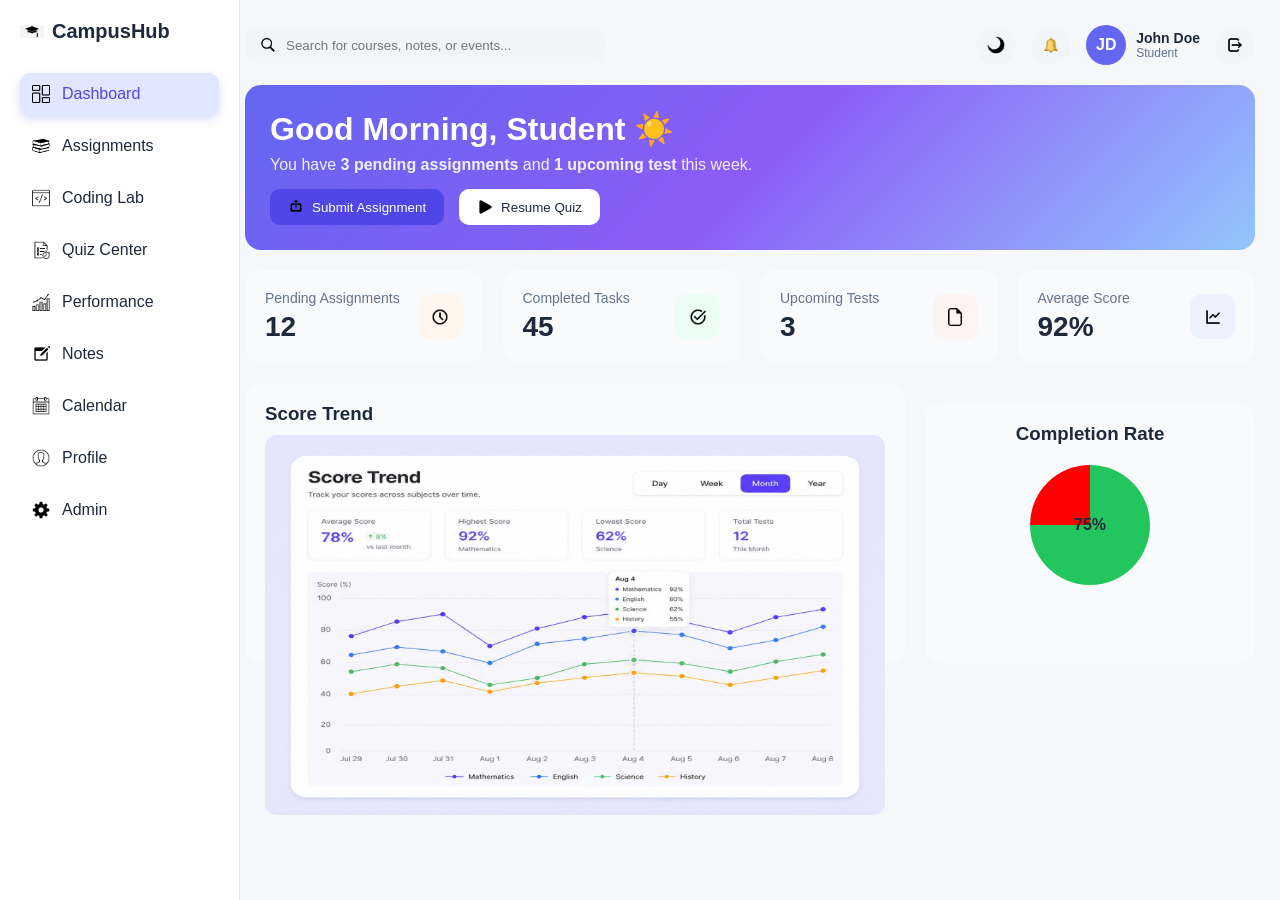
<file: index.html>
<!DOCTYPE html>

<html lang="en">

<head>
    <meta charset="UTF-8">
    <meta name="viewport" content="width=device-width, initial-scale=1.0">
    <title>CampusHub Dashboard</title>
    <link rel="stylesheet" href="style.css">
</head>

<body>


    <!-- Sidebar -->
    <div class="sidebar">

        <div class="logo">
            <img src="icons/logo.png" class="logo-icon">
            <span>CampusHub</span>
        </div>


        <div class="menu">

            <a href="index.html" class="menu-item active">
                <img src="icons/dashboard.png">
                <span>Dashboard</span>
            </a>

            <a href="assignment.html" class="menu-item">
                <img src="icons/book.png">
                <span>Assignments</span>
            </a>

            <a href="coding.html" class="menu-item">
                <img src="icons/code.png">
                <span>Coding Lab</span>
            </a>

            <a href="#" class="menu-item">
                <img src="icons/quiz.png">
                <span>Quiz Center</span>
            </a>

            <a href="#" class="menu-item">
                <img src="icons/chart.png">
                <span>Performance</span>
            </a>

            <a href="#" class="menu-item">
                <img src="icons/notes.png">
                <span>Notes</span>
            </a>

            <a href="#" class="menu-item">
                <img src="icons/calendar.png">
                <span>Calendar</span>
            </a>

            <a href="#" class="menu-item">
                <img src="icons/user.png">
                <span>Profile</span>
            </a>

            <a href="admin.html" class="menu-item">
                <img src="icons/settings.png">
                <span>Admin</span>
            </a>

        </div>

    </div>

    <!-- Main -->
    <div class="main">

        <!-- Navbar -->
        <div class="navbar">

            <div class="search">
                <img src="icons/search.png">
                <input type="text" placeholder="Search for courses, notes, or events...">
            </div>

            <div class="nav-right">

                <div class="icon-btn">
                    <img src="icons/moon.png">
                </div>

                <div class="icon-btn">
                    <img src="icons/bell.png">
                </div>

                <div class="profile">
                    <div class="avatar">JD</div>
                    <div>
                        <h4>John Doe</h4>
                        <p>Student</p>
                    </div>
                </div>

                <div class="icon-btn">
                    <img src="icons/logout.png">
                </div>

            </div>

        </div>

        <!-- Content -->
        <div class="content">

            <!-- Welcome -->
            <div class="welcome">
                <h1>Good Morning, Student</h1>
                <p>You have <b>3 pending assignments</b> and <b>1 upcoming test</b> this week.</p>

                <div class="welcome-buttons">

                    <button type="button" class="primary" onclick="location.href='assignment.html'">
                        <img src="icons/upload.png">
                        Submit Assignment
                    </button>

                    <button type="button" class="secondary">
                        <img src="icons/play.png">
                        Resume Quiz
                    </button>

                </div>
            </div>

            <!-- Cards -->
            <div class="cards">

                <div class="card">
                    <div>
                        <p>Pending Assignments</p>
                        <h2>12</h2>
                    </div>
                    <div class="icon orange">
                        <img src="icons/time.png">
                    </div>
                </div>

                <div class="card">
                    <div>
                        <p>Completed Tasks</p>
                        <h2>45</h2>
                    </div>
                    <div class="icon green">
                        <img src="icons/check.png">
                    </div>
                </div>

                <div class="card">
                    <div>
                        <p>Upcoming Tests</p>
                        <h2>3</h2>
                    </div>
                    <div class="icon red">
                        <img src="icons/file.png">
                    </div>
                </div>

                <div class="card">
                    <div>
                        <p>Average Score</p>
                        <h2>92%</h2>
                    </div>
                    <div class="icon purple">
                        <img src="icons/graph.png">
                    </div>
                </div>

            </div>

            <div class="bottom-section">

                <!-- Score Trend -->
                <div class="chart-container">
                    <h3>Score Trend</h3>
                    <img src="icons/score-trend.png" class="chart-img">
                </div>

                <!-- Completion Rate -->
                <div class="completion-card">
                    <h3>Completion Rate</h3>
                    <div class="circle">
                        <span id="percent">75%</span>
                    </div>
                </div>

            </div>


        </div>

        <script src="script.js"></script>


</body>

</html>
</file>
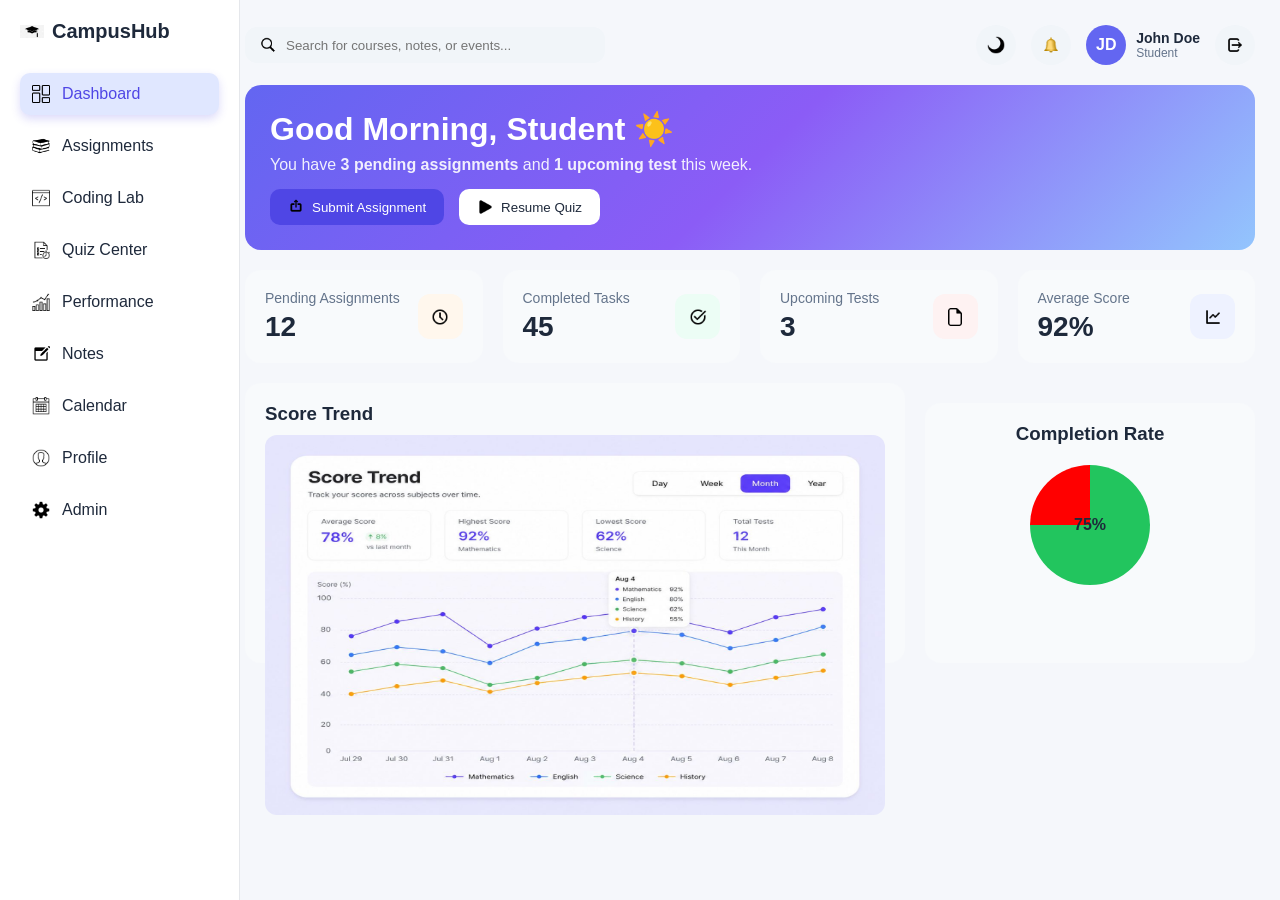
<file: INDEX.HTML>
<!DOCTYPE html>

<html lang="en">

<head>
    <meta charset="UTF-8">
    <meta name="viewport" content="width=device-width, initial-scale=1.0">
    <title>CampusHub Dashboard</title>
    <link rel="stylesheet" href="style.css">
</head>

<body>


    <!-- Sidebar -->
    <div class="sidebar">

        <div class="logo">
            <img src="icons/logo.png" class="logo-icon">
            <span>CampusHub</span>
        </div>


        <div class="menu">

            <a href="index.html" class="menu-item active">
                <img src="icons/dashboard.png">
                <span>Dashboard</span>
            </a>

            <a href="assignment.html" class="menu-item">
                <img src="icons/book.png">
                <span>Assignments</span>
            </a>

            <a href="coding.html" class="menu-item">
                <img src="icons/code.png">
                <span>Coding Lab</span>
            </a>

            <a href="#" class="menu-item">
                <img src="icons/quiz.png">
                <span>Quiz Center</span>
            </a>

            <a href="#" class="menu-item">
                <img src="icons/chart.png">
                <span>Performance</span>
            </a>

            <a href="#" class="menu-item">
                <img src="icons/notes.png">
                <span>Notes</span>
            </a>

            <a href="#" class="menu-item">
                <img src="icons/calendar.png">
                <span>Calendar</span>
            </a>

            <a href="#" class="menu-item">
                <img src="icons/user.png">
                <span>Profile</span>
            </a>

            <a href="admin.html" class="menu-item">
                <img src="icons/settings.png">
                <span>Admin</span>
            </a>

        </div>

    </div>

    <!-- Main -->
    <div class="main">

        <!-- Navbar -->
        <div class="navbar">

            <div class="search">
                <img src="icons/search.png">
                <input type="text" placeholder="Search for courses, notes, or events...">
            </div>

            <div class="nav-right">

                <div class="icon-btn">
                    <img src="icons/moon.png">
                </div>

                <div class="icon-btn">
                    <img src="icons/bell.png">
                </div>

                <div class="profile">
                    <div class="avatar">JD</div>
                    <div>
                        <h4>John Doe</h4>
                        <p>Student</p>
                    </div>
                </div>

                <div class="icon-btn">
                    <img src="icons/logout.png">
                </div>

            </div>

        </div>

        <!-- Content -->
        <div class="content">

            <!-- Welcome -->
            <div class="welcome">
                <h1>Good Morning, Student</h1>
                <p>You have <b>3 pending assignments</b> and <b>1 upcoming test</b> this week.</p>

                <div class="welcome-buttons">

                    <!-- ✅ FIXED BUTTON -->
                    <button type="button" class="primary" onclick="location.href='assignment.html'">
                        <img src="icons/upload.png">
                        Submit Assignment
                    </button>

                    <button type="button" class="secondary">
                        <img src="icons/play.png">
                        Resume Quiz
                    </button>

                </div>
            </div>

            <!-- Cards -->
            <div class="cards">

                <div class="card">
                    <div>
                        <p>Pending Assignments</p>
                        <h2>12</h2>
                    </div>
                    <div class="icon orange">
                        <img src="icons/time.png">
                    </div>
                </div>

                <div class="card">
                    <div>
                        <p>Completed Tasks</p>
                        <h2>45</h2>
                    </div>
                    <div class="icon green">
                        <img src="icons/check.png">
                    </div>
                </div>

                <div class="card">
                    <div>
                        <p>Upcoming Tests</p>
                        <h2>3</h2>
                    </div>
                    <div class="icon red">
                        <img src="icons/file.png">
                    </div>
                </div>

                <div class="card">
                    <div>
                        <p>Average Score</p>
                        <h2>92%</h2>
                    </div>
                    <div class="icon purple">
                        <img src="icons/graph.png">
                    </div>
                </div>

            </div>

            <div class="bottom-section">

                <!-- Score Trend -->
                <div class="chart-container">
                    <h3>Score Trend</h3>
                    <img src="icons/score-trend.png" class="chart-img">
                </div>

                <!-- Completion Rate -->
                <div class="completion-card">
                    <h3>Completion Rate</h3>
                    <div class="circle">
                        <span id="percent">75%</span>
                    </div>
                </div>

            </div>


        </div>

        <script src="script.js"></script>


</body>

</html>
</file>
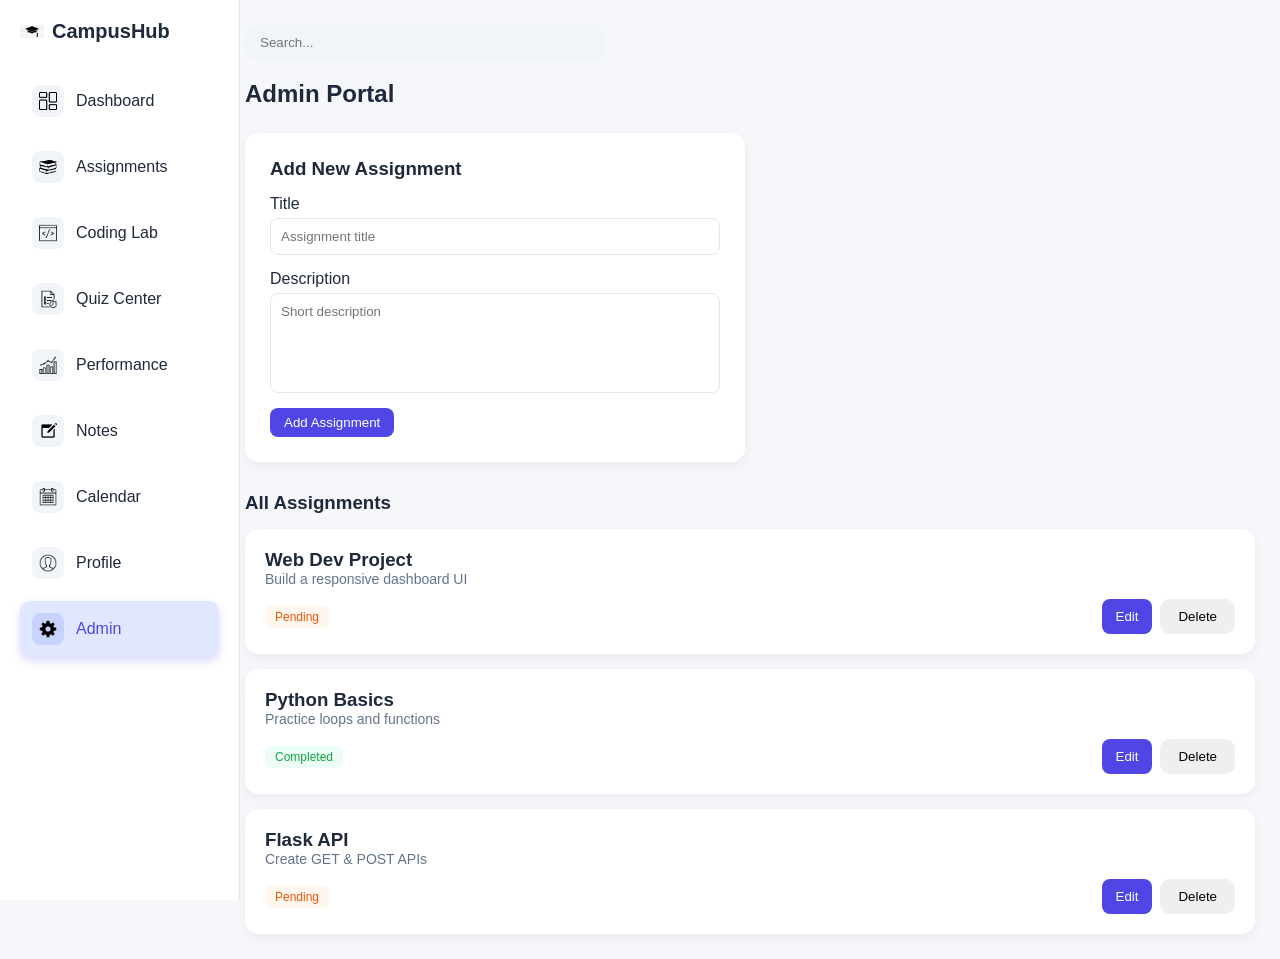
<file: admin.html>
<!DOCTYPE html>
<html lang="en">

<head>
    <meta charset="UTF-8">
    <meta name="viewport" content="width=device-width, initial-scale=1.0">
    <title>Admin Portal</title>
    <link rel="stylesheet" href="style.css">
</head>

<body>

    <!-- Sidebar -->
    <div class="sidebar">
        <div class="logo">
            <img src="icons/logo.png" class="logo-icon" alt="CampusHub logo">
            <span>CampusHub</span>
        </div>
        <div class="menu">
            <a href="index.html" class="menu-item">
                <div class="icon-box"><img src="icons/dashboard.png" alt="Dashboard"></div>
                <span>Dashboard</span>
            </a>
            <a href="assignment.html" class="menu-item">
                <div class="icon-box"><img src="icons/book.png" alt="Assignments"></div>
                <span>Assignments</span>
            </a>
            <a href="coding.html" class="menu-item">
                <div class="icon-box"><img src="icons/code.png" alt="Coding Lab"></div>
                <span>Coding Lab</span>
            </a>
            <a href="#" class="menu-item">
                <div class="icon-box"><img src="icons/quiz.png" alt="Quiz Center"></div>
                <span>Quiz Center</span>
            </a>
            <a href="#" class="menu-item">
                <div class="icon-box"><img src="icons/chart.png" alt="Performance"></div>
                <span>Performance</span>
            </a>
            <a href="#" class="menu-item">
                <div class="icon-box"><img src="icons/notes.png" alt="Notes"></div>
                <span>Notes</span>
            </a>
            <a href="#" class="menu-item">
                <div class="icon-box"><img src="icons/calendar.png" alt="Calendar"></div>
                <span>Calendar</span>
            </a>
            <a href="#" class="menu-item">
                <div class="icon-box"><img src="icons/user.png" alt="Profile"></div>
                <span>Profile</span>
            </a>
            <a href="admin.html" class="menu-item active">
                <div class="icon-box"><img src="icons/settings.png" alt="Admin"></div>
                <span>Admin</span>
            </a>
        </div>
    </div>

    <!-- Main -->
    <div class="main">

        <div class="navbar">
            <div class="search">
                <input type="text" placeholder="Search...">
            </div>
        </div>

        <div class="content">
            <h2 class="page-title">Admin Portal</h2>

            <!-- Add Assignment Form -->
            <div class="form-card" style="margin-bottom: 30px;">
                <h3 style="margin-bottom: 15px;">Add New Assignment</h3>

                <div class="form-group">
                    <label>Title</label>
                    <input type="text" id="newTitle" placeholder="Assignment title">
                </div>

                <div class="form-group">
                    <label>Description</label>
                    <textarea id="newDesc" placeholder="Short description"></textarea>
                </div>

                <button type="button" class="btn-primary" onclick="addAssignment()">Add Assignment</button>
            </div>

            <!-- Assignment List -->
            <h3 style="margin-bottom: 15px;">All Assignments</h3>

            <div id="assignmentList" style="display:flex; flex-direction:column; gap:15px;">

                <div class="assignment-card" id="card-0">
                    <h3>Web Dev Project</h3>
                    <p>Build a responsive dashboard UI</p>
                    <div class="assignment-footer">
                        <span class="status pending">Pending</span>
                        <div style="display:flex; gap:8px;">
                            <button type="button" class="btn-primary" onclick="editAssignment(0)">Edit</button>
                            <button type="button" class="btn-delete" onclick="deleteAssignment(0)">Delete</button>
                        </div>
                    </div>
                </div>

                <div class="assignment-card" id="card-1">
                    <h3>Python Basics</h3>
                    <p>Practice loops and functions</p>
                    <div class="assignment-footer">
                        <span class="status completed">Completed</span>
                        <div style="display:flex; gap:8px;">
                            <button type="button" class="btn-primary" onclick="editAssignment(1)">Edit</button>
                            <button type="button" class="btn-delete" onclick="deleteAssignment(1)">Delete</button>
                        </div>
                    </div>
                </div>

                <div class="assignment-card" id="card-2">
                    <h3>Flask API</h3>
                    <p>Create GET &amp; POST APIs</p>
                    <div class="assignment-footer">
                        <span class="status pending">Pending</span>
                        <div style="display:flex; gap:8px;">
                            <button type="button" class="btn-primary" onclick="editAssignment(2)">Edit</button>
                            <button type="button" class="btn-delete" onclick="deleteAssignment(2)">Delete</button>
                        </div>
                    </div>
                </div>

            </div>
        </div>
    </div>

    <script>
        async function addAssignment() {

            const title = document.getElementById("newTitle").value;
            const description = document.getElementById("newDesc").value;

            if (!title || !description) {
                alert("Please fill all fields");
                return;
            }

            try {

                const response = await fetch("http://127.0.0.1:5001/assignments", {
                    method: "POST",
                    headers: {
                        "Content-Type": "application/json"
                    },
                    body: JSON.stringify({
                        title: title,
                        description: description
                    })
                });

                const data = await response.json();

                console.log(data);

                alert("Assignment Added Successfully!");

                // clear form
                document.getElementById("newTitle").value = "";
                document.getElementById("newDesc").value = "";

            } catch (error) {

                console.log(error);
                alert("Error adding assignment");

            }
        }
    </script>
</body>

</html>
</file>
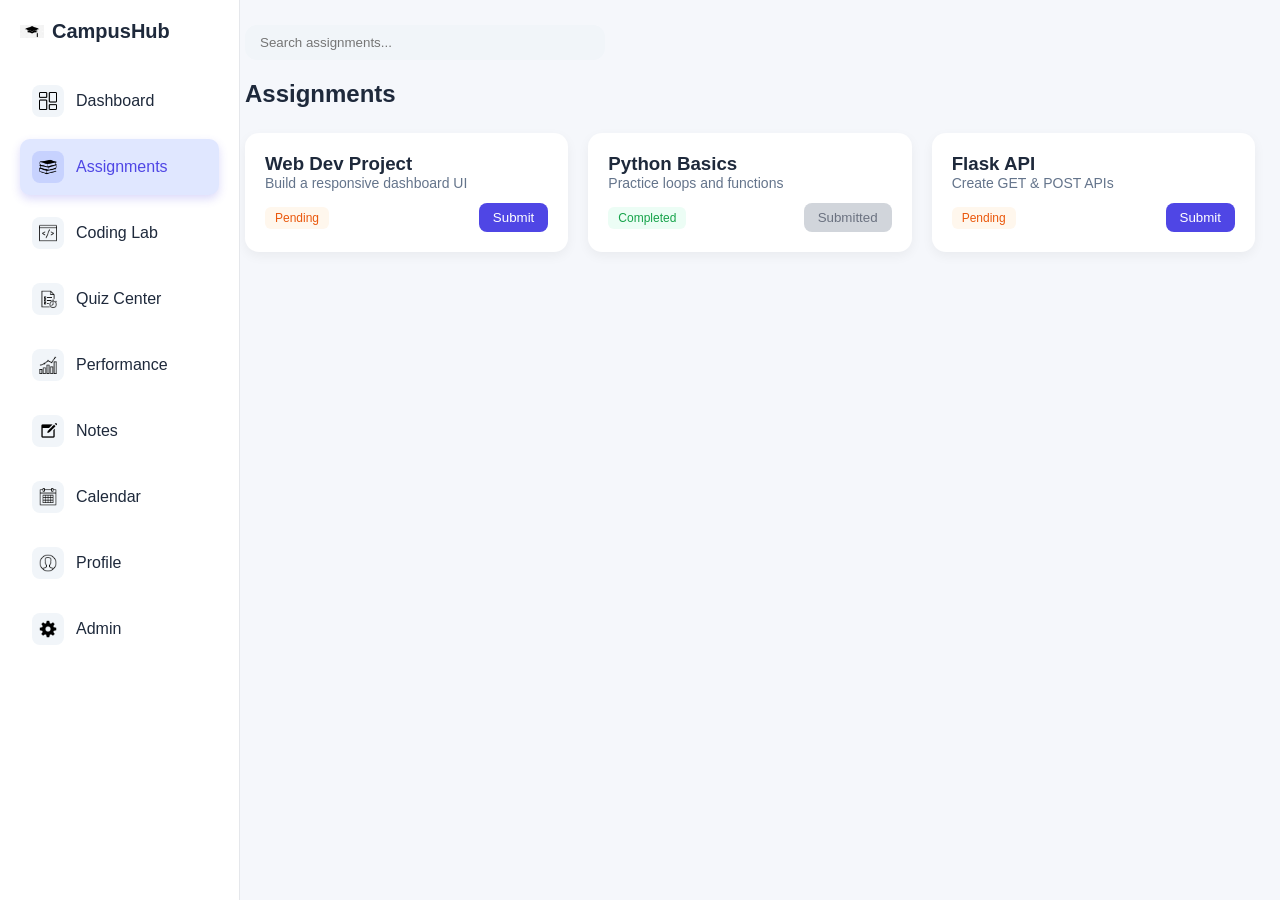
<file: assignment.html>
<!DOCTYPE html>

<html lang="en">

<head>
    <meta charset="UTF-8">
    <meta name="viewport" content="width=device-width, initial-scale=1.0">
    <title>Assignments</title>
    <link rel="stylesheet" href="style.css">
</head>

<body>

    <!-- Sidebar -->
    <div class="sidebar">

        <div class="logo">
            <img src="icons/logo.png" class="logo-icon" alt="CampusHub logo">
            <span>CampusHub</span>
        </div>

        <div class="menu">

            <a href="index.html" class="menu-item">
                <div class="icon-box">
                    <img src="icons/dashboard.png" alt="Dashboard">
                </div>
                <span>Dashboard</span>
            </a>

            <a href="assignment.html" class="menu-item active">
                <div class="icon-box">
                    <img src="icons/book.png" alt="Assignments">
                </div>
                <span>Assignments</span>
            </a>

            <a href="coding.html" class="menu-item">
                <div class="icon-box">
                    <img src="icons/code.png" alt="Coding Lab">
                </div>
                <span>Coding Lab</span>
            </a>

            <a href="#" class="menu-item">
                <div class="icon-box">
                    <img src="icons/quiz.png" alt="Quiz Center">
                </div>
                <span>Quiz Center</span>
            </a>

            <a href="#" class="menu-item">
                <div class="icon-box">
                    <img src="icons/chart.png" alt="Performance">
                </div>
                <span>Performance</span>
            </a>

            <a href="#" class="menu-item">
                <div class="icon-box">
                    <img src="icons/notes.png" alt="Notes">
                </div>
                <span>Notes</span>
            </a>

            <a href="#" class="menu-item">
                <div class="icon-box">
                    <img src="icons/calendar.png" alt="Calendar">
                </div>
                <span>Calendar</span>
            </a>

            <a href="#" class="menu-item">
                <div class="icon-box">
                    <img src="icons/user.png" alt="Profile">
                </div>
                <span>Profile</span>
            </a>

            <a href="#" class="menu-item">
                <div class="icon-box">
                    <img src="icons/settings.png" alt="Admin">
                </div>
                <span>Admin</span>
            </a>

        </div>

    </div>

    <!-- Main -->
    <div class="main">

        <!-- Navbar -->
        <div class="navbar">
            <div class="search">
                <input type="text" placeholder="Search assignments...">
            </div>
        </div>

        <!-- Content -->
        <div class="content">

            <h2 class="page-title">Assignments</h2>

            <div class="assignment-grid" id="assignmentGrid">

                <!-- Assignment 1 -->
                <div class="assignment-card">
                    <h3>Web Dev Project</h3>
                    <p>Build a responsive dashboard UI</p>

                    <div class="assignment-footer">
                        <span class="status pending">Pending</span>
                        <button type="button" class="btn-primary" onclick="location.href='submit.html'">
                            Submit
                        </button>
                    </div>
                </div>

                <!-- Assignment 2 -->
                <div class="assignment-card">
                    <h3>Python Basics</h3>
                    <p>Practice loops and functions</p>

                    <div class="assignment-footer">
                        <span class="status completed">Completed</span>
                        <button type="button" class="btn-disabled" disabled>
                            Submitted
                        </button>
                    </div>
                </div>

                <!-- Assignment 3 -->
                <div class="assignment-card">
                    <h3>Flask API</h3>
                    <p>Create GET &amp; POST APIs</p>

                    <div class="assignment-footer">
                        <span class="status pending">Pending</span>
                        <button type="button" class="btn-primary" onclick="location.href='submit.html'">
                            Submit
                        </button>
                    </div>
                </div>

            </div>

        </div>

    </div>
    <script>

var grid = document.getElementById("assignmentGrid");

fetch("http://127.0.0.1:5001/assignments")
.then(function(res) {
    return res.json();
})
.then(function(data) {

    var arr = data.assignments;

    for (var i = 0; i < arr.length; i++) {

        var card = document.createElement("div");
        card.className = "assignment-card";

        var status = "Pending";
        var button = "<button class='btn-primary'>Submit</button>";

        if (arr[i].file_url) {
            status = "Completed";
            button = "<button class='btn-disabled' disabled>Submitted</button>";
        }

        card.innerHTML =
            "<h3>" + arr[i].title + "</h3>" +
            "<p>" + arr[i].description + "</p>" +
            "<div class='assignment-footer'>" +
            "<span class='status'>" + status + "</span>" +
            button +
            "</div>";

        grid.appendChild(card);
    }

});

</script>


</body>

</html>
</file>
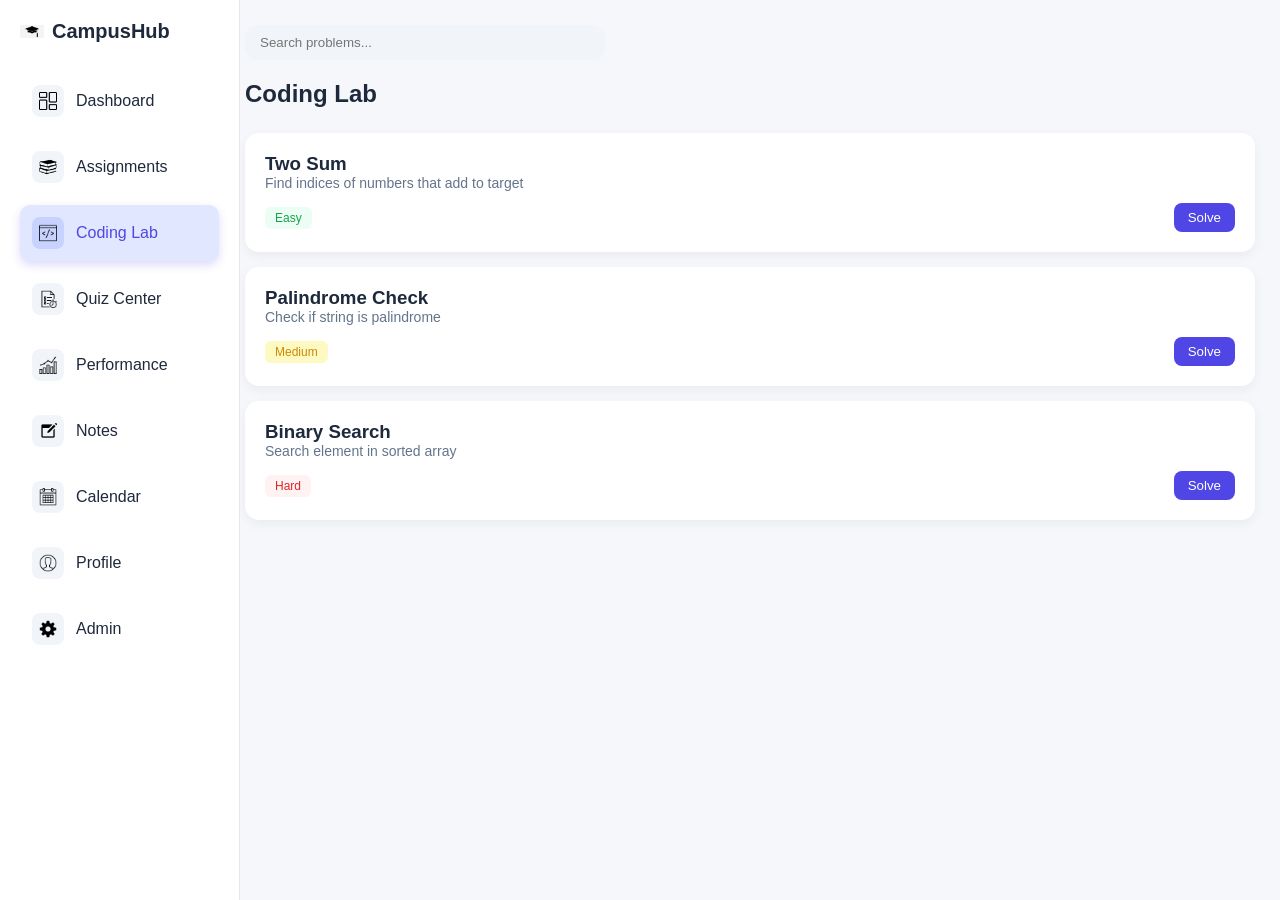
<file: coding.html>
<!DOCTYPE html>

<html lang="en">

<head>
    <meta charset="UTF-8">
    <meta name="viewport" content="width=device-width, initial-scale=1.0">
    <title>Coding Lab</title>
    <link rel="stylesheet" href="style.css">
</head>

<body>

    <!-- Sidebar -->
    <div class="sidebar">

        <div class="logo">
            <img src="icons/logo.png" class="logo-icon" alt="CampusHub logo">
            <span>CampusHub</span>
        </div>

        <div class="menu">

            <a href="index.html" class="menu-item">
                <div class="icon-box">
                    <img src="icons/dashboard.png" alt="Dashboard">
                </div>
                <span>Dashboard</span>
            </a>

            <a href="assignment.html" class="menu-item">
                <div class="icon-box">
                    <img src="icons/book.png" alt="Assignments">
                </div>
                <span>Assignments</span>
            </a>

            <a href="coding.html" class="menu-item active">
                <div class="icon-box">
                    <img src="icons/code.png" alt="Coding Lab">
                </div>
                <span>Coding Lab</span>
            </a>

            <a href="#" class="menu-item">
                <div class="icon-box">
                    <img src="icons/quiz.png" alt="Quiz Center">
                </div>
                <span>Quiz Center</span>
            </a>

            <a href="#" class="menu-item">
                <div class="icon-box">
                    <img src="icons/chart.png" alt="Performance">
                </div>
                <span>Performance</span>
            </a>

            <a href="#" class="menu-item">
                <div class="icon-box">
                    <img src="icons/notes.png" alt="Notes">
                </div>
                <span>Notes</span>
            </a>

            <a href="#" class="menu-item">
                <div class="icon-box">
                    <img src="icons/calendar.png" alt="Calendar">
                </div>
                <span>Calendar</span>
            </a>

            <a href="#" class="menu-item">
                <div class="icon-box">
                    <img src="icons/user.png" alt="Profile">
                </div>
                <span>Profile</span>
            </a>

            <a href="#" class="menu-item">
                <div class="icon-box">
                    <img src="icons/settings.png" alt="Admin">
                </div>
                <span>Admin</span>
            </a>

        </div>

    </div>

    <!-- Main -->
    <div class="main">

        <!-- Navbar -->
        <div class="navbar">
            <div class="search">
                <input type="text" placeholder="Search problems...">
            </div>
        </div>

        <!-- Content -->
        <div class="content">

            <h2 class="page-title">Coding Lab</h2>

            <div class="problem-list">

                <!-- Problem 1 -->
                <div class="problem-card">
                    <h3>Two Sum</h3>
                    <p>Find indices of numbers that add to target</p>

                    <div class="problem-footer">
                        <span class="difficulty easy">Easy</span>
                        <button type="button" class="btn-primary">Solve</button>
                    </div>
                </div>

                <!-- Problem 2 -->
                <div class="problem-card">
                    <h3>Palindrome Check</h3>
                    <p>Check if string is palindrome</p>

                    <div class="problem-footer">
                        <span class="difficulty medium">Medium</span>
                        <button type="button" class="btn-primary">Solve</button>
                    </div>
                </div>

                <!-- Problem 3 -->
                <div class="problem-card">
                    <h3>Binary Search</h3>
                    <p>Search element in sorted array</p>

                    <div class="problem-footer">
                        <span class="difficulty hard">Hard</span>
                        <button type="button" class="btn-primary">Solve</button>
                    </div>
                </div>

            </div>

        </div>

    </div>

</body>

</html>
</file>
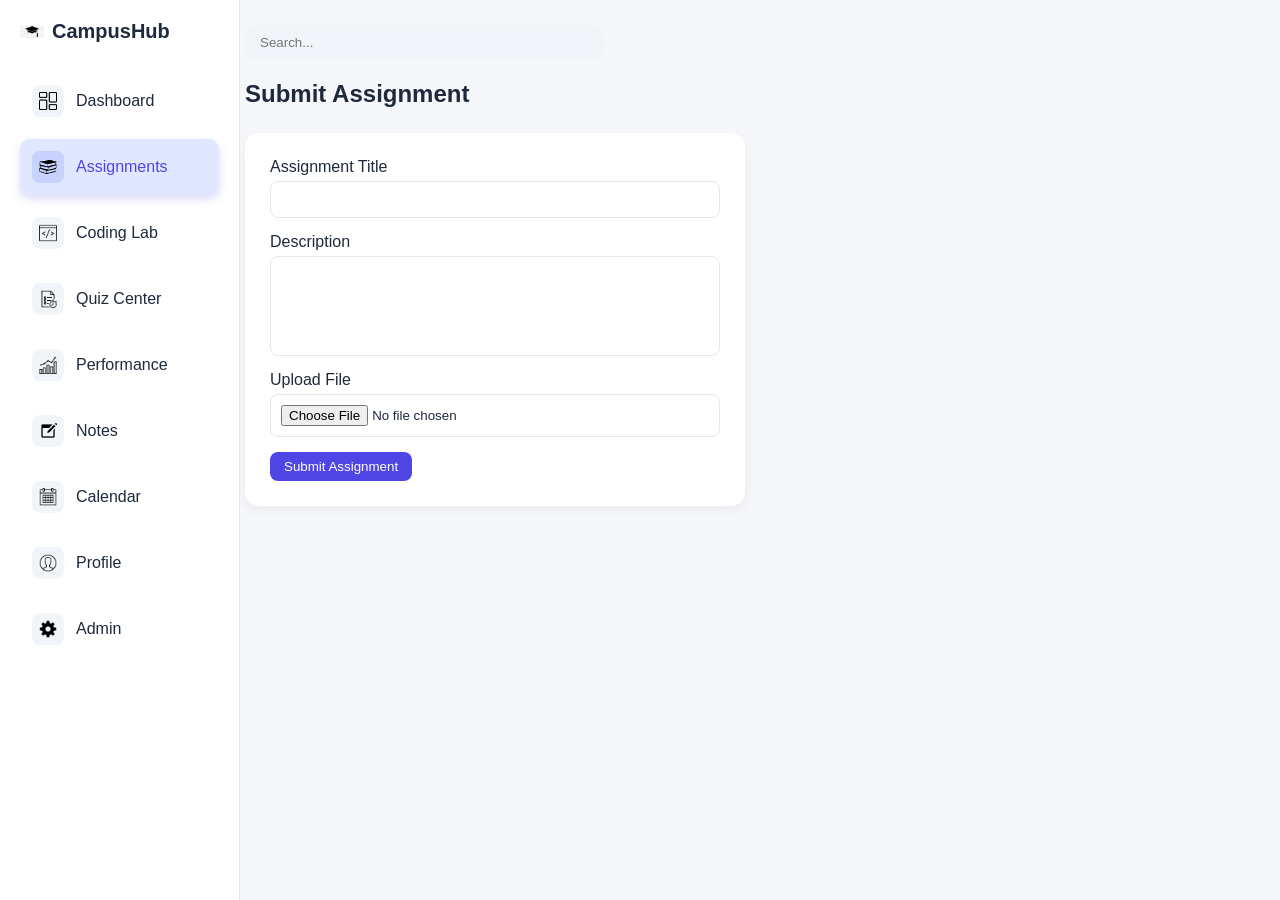
<file: submit.html>
<!DOCTYPE html>
<html lang="en">

<head>
    <meta charset="UTF-8">
    <meta name="viewport" content="width=device-width, initial-scale=1.0">
    <title>Submit Assignment</title>
    <link rel="stylesheet" href="style.css">
</head>

<body>

    <!-- Sidebar -->
    <div class="sidebar">
        <div class="logo">
            <img src="icons/logo.png" class="logo-icon" alt="CampusHub logo">
            <span>CampusHub</span>
        </div>
        <div class="menu">
            <a href="index.html" class="menu-item">
                <div class="icon-box"><img src="icons/dashboard.png" alt="Dashboard"></div>
                <span>Dashboard</span>
            </a>
            <a href="assignment.html" class="menu-item active">
                <div class="icon-box"><img src="icons/book.png" alt="Assignments"></div>
                <span>Assignments</span>
            </a>
            <a href="coding.html" class="menu-item">
                <div class="icon-box"><img src="icons/code.png" alt="Coding Lab"></div>
                <span>Coding Lab</span>
            </a>
            <a href="#" class="menu-item">
                <div class="icon-box"><img src="icons/quiz.png" alt="Quiz Center"></div>
                <span>Quiz Center</span>
            </a>
            <a href="#" class="menu-item">
                <div class="icon-box"><img src="icons/chart.png" alt="Performance"></div>
                <span>Performance</span>
            </a>
            <a href="#" class="menu-item">
                <div class="icon-box"><img src="icons/notes.png" alt="Notes"></div>
                <span>Notes</span>
            </a>
            <a href="#" class="menu-item">
                <div class="icon-box"><img src="icons/calendar.png" alt="Calendar"></div>
                <span>Calendar</span>
            </a>
            <a href="#" class="menu-item">
                <div class="icon-box"><img src="icons/user.png" alt="Profile"></div>
                <span>Profile</span>
            </a>
            <a href="admin.html" class="menu-item">
                <div class="icon-box"><img src="icons/settings.png" alt="Admin"></div>
                <span>Admin</span>
            </a>
        </div>
    </div>


    <!-- Main -->
    <div class="main">

        <div class="navbar">
            <div class="search">
                <input type="text" placeholder="Search...">
            </div>
        </div>

        <div class="content">
            <h2 class="page-title">Submit Assignment</h2>

            <div class="form-card">

                <div class="form-group">
                    <label>Assignment Title</label>
                    <input type="text" id="title">
                </div>

                <div class="form-group">
                    <label>Description</label>
                    <textarea id="desc"></textarea>
                </div>

                <div class="form-group">
                    <label>Upload File</label>
                    <input type="file">
                </div>

           
                <button type="button" class="btn-primary" onclick="submitAssignment()">
                    Submit Assignment
                </button>

            </div>
        </div>

    </div>

    <!-- JS -->
    <script>

    function submitAssignment() {

        var title = document.getElementById("title").value;
        var description = document.getElementById("desc").value;

        fetch("http://127.0.0.1:5001/assignments", {
            method: "POST",
            headers: {
                "Content-Type": "application/json"
            },
            body: JSON.stringify({
                title: title,
                description: description
            })
        })
        .then(function(res) {
            return res.json();
        })
        .then(function() {
            alert("Assignment Submitted ✅");

            // redirect back to assignment page
            window.location.href = "assignment.html";
        });

    }

    </script>

</body>
</html>
</file>
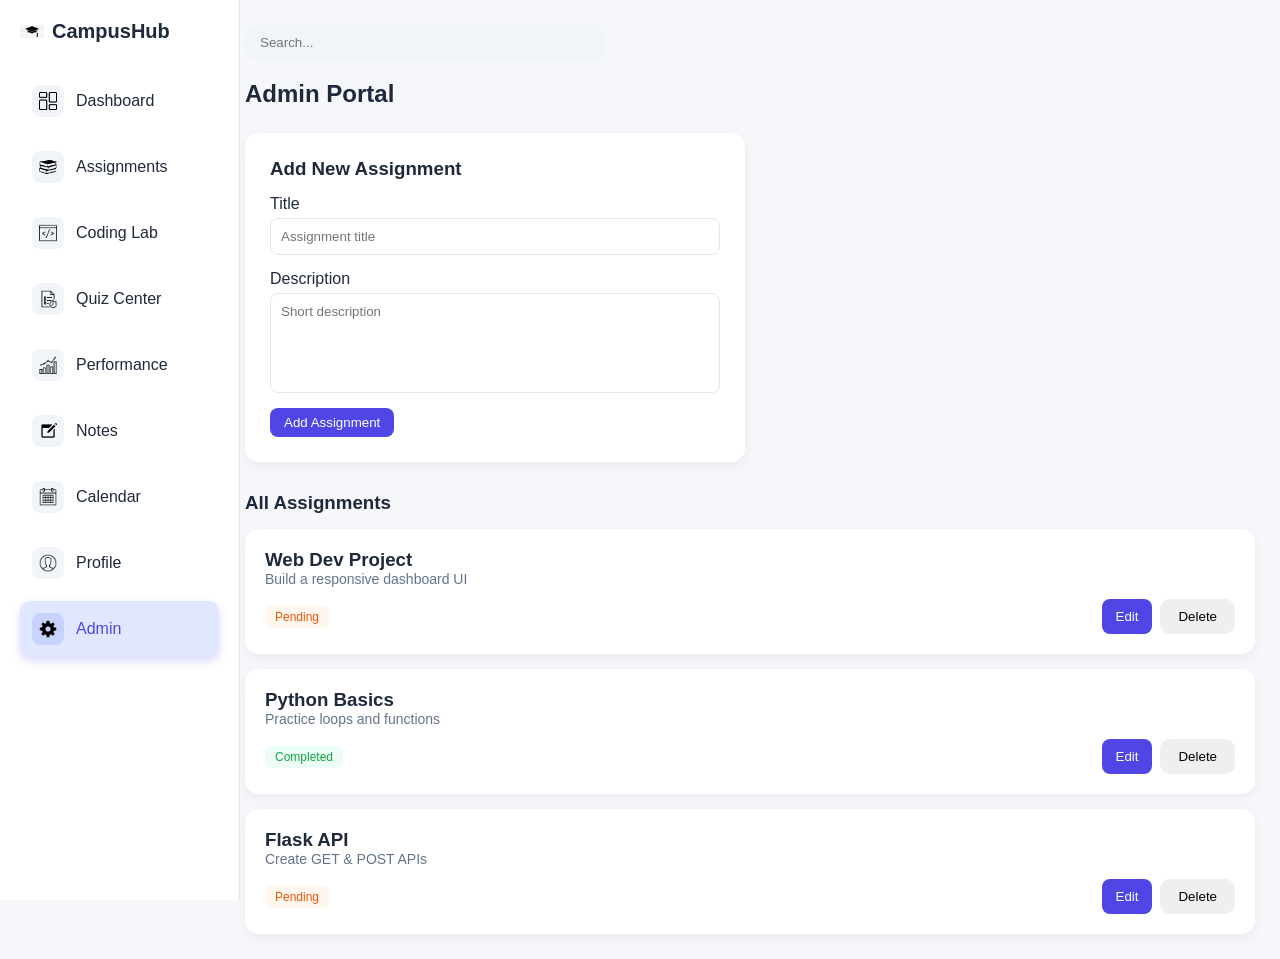
<file: frontend/admin.html>
<!DOCTYPE html>
<html lang="en">

<head>
    <meta charset="UTF-8">
    <meta name="viewport" content="width=device-width, initial-scale=1.0">
    <title>Admin Portal</title>
    <link rel="stylesheet" href="style.css">
</head>

<body>

    <!-- Sidebar -->
    <div class="sidebar">
        <div class="logo">
            <img src="icons/logo.png" class="logo-icon" alt="CampusHub logo">
            <span>CampusHub</span>
        </div>
        <div class="menu">
            <a href="index.html" class="menu-item">
                <div class="icon-box"><img src="icons/dashboard.png" alt="Dashboard"></div>
                <span>Dashboard</span>
            </a>
            <a href="assignment.html" class="menu-item">
                <div class="icon-box"><img src="icons/book.png" alt="Assignments"></div>
                <span>Assignments</span>
            </a>
            <a href="coding.html" class="menu-item">
                <div class="icon-box"><img src="icons/code.png" alt="Coding Lab"></div>
                <span>Coding Lab</span>
            </a>
            <a href="#" class="menu-item">
                <div class="icon-box"><img src="icons/quiz.png" alt="Quiz Center"></div>
                <span>Quiz Center</span>
            </a>
            <a href="#" class="menu-item">
                <div class="icon-box"><img src="icons/chart.png" alt="Performance"></div>
                <span>Performance</span>
            </a>
            <a href="#" class="menu-item">
                <div class="icon-box"><img src="icons/notes.png" alt="Notes"></div>
                <span>Notes</span>
            </a>
            <a href="#" class="menu-item">
                <div class="icon-box"><img src="icons/calendar.png" alt="Calendar"></div>
                <span>Calendar</span>
            </a>
            <a href="#" class="menu-item">
                <div class="icon-box"><img src="icons/user.png" alt="Profile"></div>
                <span>Profile</span>
            </a>
            <a href="admin.html" class="menu-item active">
                <div class="icon-box"><img src="icons/settings.png" alt="Admin"></div>
                <span>Admin</span>
            </a>
        </div>
    </div>

    <!-- Main -->
    <div class="main">

        <div class="navbar">
            <div class="search">
                <input type="text" placeholder="Search...">
            </div>
        </div>

        <div class="content">
            <h2 class="page-title">Admin Portal</h2>

            <!-- Add Assignment Form -->
            <div class="form-card" style="margin-bottom: 30px;">
                <h3 style="margin-bottom: 15px;">Add New Assignment</h3>

                <div class="form-group">
                    <label>Title</label>
                    <input type="text" id="newTitle" placeholder="Assignment title">
                </div>

                <div class="form-group">
                    <label>Description</label>
                    <textarea id="newDesc" placeholder="Short description"></textarea>
                </div>

                <button type="button" class="btn-primary" onclick="addAssignment()">Add Assignment</button>
            </div>

            <!-- Assignment List -->
            <h3 style="margin-bottom: 15px;">All Assignments</h3>

            <div id="assignmentList" style="display:flex; flex-direction:column; gap:15px;">

                <div class="assignment-card" id="card-0">
                    <h3>Web Dev Project</h3>
                    <p>Build a responsive dashboard UI</p>
                    <div class="assignment-footer">
                        <span class="status pending">Pending</span>
                        <div style="display:flex; gap:8px;">
                            <button type="button" class="btn-primary" onclick="editAssignment(0)">Edit</button>
                            <button type="button" class="btn-delete" onclick="deleteAssignment(0)">Delete</button>
                        </div>
                    </div>
                </div>

                <div class="assignment-card" id="card-1">
                    <h3>Python Basics</h3>
                    <p>Practice loops and functions</p>
                    <div class="assignment-footer">
                        <span class="status completed">Completed</span>
                        <div style="display:flex; gap:8px;">
                            <button type="button" class="btn-primary" onclick="editAssignment(1)">Edit</button>
                            <button type="button" class="btn-delete" onclick="deleteAssignment(1)">Delete</button>
                        </div>
                    </div>
                </div>

                <div class="assignment-card" id="card-2">
                    <h3>Flask API</h3>
                    <p>Create GET &amp; POST APIs</p>
                    <div class="assignment-footer">
                        <span class="status pending">Pending</span>
                        <div style="display:flex; gap:8px;">
                            <button type="button" class="btn-primary" onclick="editAssignment(2)">Edit</button>
                            <button type="button" class="btn-delete" onclick="deleteAssignment(2)">Delete</button>
                        </div>
                    </div>
                </div>

            </div>
        </div>
    </div>

    <style>
</file>
<file: style.css>
/* Reset */
* {
    margin: 0;
    padding: 0;
    box-sizing: border-box;
    font-family: Arial, sans-serif;
}

/* Body */
body {
    display: flex;
    background: #f5f7fb;
    color: #1e293b;
    transition: background 0.3s ease;
}

/* Sidebar */
.sidebar {
    width: 220px;
    height: 100vh;
    background: white;
    padding: 20px;
    border-right: 1px solid #e5e7eb;
    position: fixed;
    z-index: 10;
}

.logo {
    display: flex;
    align-items: center;
    gap: 8px;
    font-size: 20px;
    font-weight: bold;
    margin-bottom: 30px;
}

.logo-icon {
    width: 24px;
}

/* Menu */
.menu {
    display: flex;
    flex-direction: column;
    gap: 8px;
}

.menu a {
    text-decoration: none;
    color: inherit;
}

.menu-item {
    display: flex;
    align-items: center;
    gap: 12px;
    padding: 10px 12px;
    border-radius: 8px;
    cursor: pointer;
    color: #64748b;
    transition: all 0.2s ease;
}

.menu-item img {
    width: 18px;
}

/* Icon Box behind sidebar icons */
.icon-box {
    width: 32px;
    height: 32px;
    border-radius: 8px;
    background: #f1f5f9;
    display: flex;
    align-items: center;
    justify-content: center;
    flex-shrink: 0;
    transition: background 0.2s ease;
}

.menu-item.active .icon-box {
    background: #c7d2fe;
}

.menu-item:hover .icon-box {
    background: #e0e7ff;
}

.dark-mode .icon-box {
    background: #334155;
}

.menu-item:hover {
    background: #f1f5f9;
    padding-left: 16px;
}

.menu-item.active {
    background: #e0e7ff;
    color: #4f46e5;
    font-weight: 500;
    box-shadow: 0 4px 10px rgba(79, 70, 229, 0.2);
}

/* Main */
.main {
    flex: 1;
    padding: 30px;
    margin-left: 220px;
}

/* Navbar */
.navbar {
    display: flex;
    justify-content: space-between;
    align-items: center;
    margin-bottom: 20px;
}

/* Search */
.search {
    display: flex;
    align-items: center;
    gap: 10px;
    background: #f1f5f9;
    padding: 10px 15px;
    border-radius: 12px;
    width: 360px;
}

.search img {
    width: 16px;
}

.search input {
    border: none;
    outline: none;
    background: transparent;
    width: 100%;
}

/* Right navbar */
.nav-right {
    display: flex;
    align-items: center;
    gap: 15px;
}

.icon-btn {
    width: 40px;
    height: 40px;
    border-radius: 50%;
    background: #f1f5f9;
    display: flex;
    align-items: center;
    justify-content: center;
    cursor: pointer;
}

.icon-btn img {
    width: 18px;
}

/* Profile */
.profile {
    display: flex;
    align-items: center;
    gap: 10px;
}

.avatar {
    width: 40px;
    height: 40px;
    border-radius: 50%;
    background: #6366f1;
    color: white;
    display: flex;
    align-items: center;
    justify-content: center;
    font-weight: bold;
}

.profile h4 {
    font-size: 14px;
}

.profile p {
    font-size: 12px;
    color: #64748b;
}

/* Welcome */
.welcome {
    background: linear-gradient(135deg, #6366f1, #8b5cf6, #93c5fd);
    padding: 25px;
    border-radius: 16px;
    color: white;
    margin-bottom: 20px;
}

.welcome h1 {
    margin-bottom: 8px;
}

.welcome p {
    opacity: 0.9;
}

/* Buttons */
.welcome-buttons {
    margin-top: 15px;
    display: flex;
    gap: 15px;
}

button {
    display: flex;
    align-items: center;
    gap: 8px;
    padding: 10px 18px;
    border-radius: 10px;
    border: none;
    cursor: pointer;
}

button img {
    width: 16px;
}

.primary {
    background: #4f46e5;
    color: white;
}

.secondary {
    background: white;
    color: #1e293b;
}

/* Cards */
.cards {
    display: grid;
    grid-template-columns: repeat(4, 1fr);
    gap: 20px;
}

.card {
    background: #f8fafc;
    padding: 20px;
    border-radius: 16px;
    display: flex;
    justify-content: space-between;
    align-items: center;
}

.card p {
    font-size: 14px;
    color: #64748b;
}

.card h2 {
    font-size: 28px;
    margin-top: 5px;
}

/* Icon Box */
.icon {
    width: 45px;
    height: 45px;
    border-radius: 12px;
    display: flex;
    align-items: center;
    justify-content: center;
}

.icon img {
    width: 18px;
}

.orange {
    background: #fff7ed;
}

.green {
    background: #ecfdf5;
}

.red {
    background: #fef2f2;
}

.purple {
    background: #eef2ff;
}

.dark-mode {
    background: #0f172a;
    color: white;
}

.dark-mode .sidebar {
    background: #1e293b;
}

.dark-mode .card {
    background: #1e293b;
}

.dark-mode .search {
    background: #1e293b;
}

.dark-mode .menu-item {
    color: #cbd5f5;
}

/* Reset */

* {
    margin: 0;
    padding: 0;
    box-sizing: border-box;
    font-family: Arial, sans-serif;
}

/* Body */
body {
    display: flex;
    background: #f5f7fb;
    color: #1e293b;
}

/* Sidebar */
.sidebar {
    width: 240px;
    height: 100vh;
    background: white;
    padding: 20px;
    border-right: 1px solid #e5e7eb;
}

.logo {
    display: flex;
    align-items: center;
    gap: 8px;
    font-size: 20px;
    font-weight: bold;
    margin-bottom: 30px;
}

.logo-icon {
    width: 24px;
}

/* Menu */
.menu {
    display: flex;
    flex-direction: column;
    gap: 10px;
}

.menu a {
    text-decoration: none;
    color: inherit;
    display: flex;
    align-items: center;
    gap: 12px;
}

.menu-item {
    display: flex;
    align-items: center;
    gap: 12px;
    padding: 12px;
    border-radius: 10px;
    cursor: pointer;
    color: #64748b;
    transition: 0.2s;
}

.menu-item img {
    width: 18px;
}

.menu-item:hover {
    background: #f1f5f9;
}

.menu-item.active {
    background: #e0e7ff;
    color: #4f46e5;
    font-weight: 500;
}

/* Main */
.main {
    flex: 1;
    padding: 25px;
}

/* Navbar */
.navbar {
    display: flex;
    justify-content: space-between;
    align-items: center;
    margin-bottom: 20px;
}

/* Search */
.search {
    display: flex;
    align-items: center;
    gap: 10px;
    background: #f1f5f9;
    padding: 10px 15px;
    border-radius: 12px;
    width: 360px;
}

.search img {
    width: 16px;
}

.search input {
    border: none;
    outline: none;
    background: transparent;
    width: 100%;
}

/* Right navbar */
.nav-right {
    display: flex;
    align-items: center;
    gap: 15px;
}

.icon-btn {
    width: 40px;
    height: 40px;
    border-radius: 50%;
    background: #f1f5f9;
    display: flex;
    align-items: center;
    justify-content: center;
    cursor: pointer;
}

.icon-btn img {
    width: 18px;
}

/* Profile */
.profile {
    display: flex;
    align-items: center;
    gap: 10px;
}

.avatar {
    width: 40px;
    height: 40px;
    border-radius: 50%;
    background: #6366f1;
    color: white;
    display: flex;
    align-items: center;
    justify-content: center;
    font-weight: bold;
}

.profile h4 {
    font-size: 14px;
}

.profile p {
    font-size: 12px;
    color: #64748b;
}

/* Welcome */
.welcome {
    background: linear-gradient(135deg, #6366f1, #8b5cf6, #93c5fd);
    padding: 25px;
    border-radius: 16px;
    color: white;
    margin-bottom: 20px;
}

.welcome h1 {
    margin-bottom: 8px;
}

.welcome p {
    opacity: 0.9;
}

/* Buttons */
.welcome-buttons {
    margin-top: 15px;
    display: flex;
    gap: 15px;
}

button {
    display: flex;
    align-items: center;
    gap: 8px;
    padding: 10px 18px;
    border-radius: 10px;
    border: none;
    cursor: pointer;
}

button img {
    width: 16px;
}

.primary {
    background: #4f46e5;
    color: white;
}

.secondary {
    background: white;
    color: #1e293b;
}

/* Cards */
.cards {
    display: grid;
    grid-template-columns: repeat(4, 1fr);
    gap: 20px;
}

/* Card */
.card {
    background: #f8fafc;
    padding: 20px;
    border-radius: 16px;
    display: flex;
    justify-content: space-between;
    align-items: center;
}

.card p {
    font-size: 14px;
    color: #64748b;
}

.card h2 {
    font-size: 28px;
    margin-top: 5px;
}

/* Icon Box */
.icon {
    width: 45px;
    height: 45px;
    border-radius: 12px;
    display: flex;
    align-items: center;
    justify-content: center;
}

.icon img {
    width: 18px;
}

/* Colors */
.orange {
    background: #fff7ed;
}

.green {
    background: #ecfdf5;
}

.red {
    background: #fef2f2;
}

.purple {
    background: #eef2ff;
}

/* Dark Mode */
.dark-mode {
    background: #0f172a;
    color: white;
}

.dark-mode .sidebar {
    background: #1e293b;
}

.dark-mode .card {
    background: #1e293b;
}

.dark-mode .search {
    background: #1e293b;
}

.dark-mode .menu-item {
    color: #cbd5e1;
}

.dark-mode .assignment-card,
.dark-mode .problem-card {
    background: #1e293b;
}

.dark-mode .form-card {
    background: #1e293b;
}

.dark-mode .navbar {
    color: white;
}

/* Page title */
.page-title {
    margin-bottom: 25px;
}

/* ---------------- ASSIGNMENTS ---------------- */

.assignment-grid {
    display: grid;
    grid-template-columns: repeat(3, 1fr);
    gap: 20px;
}

.assignment-card {
    background: white;
    padding: 20px;
    border-radius: 14px;
    box-shadow: 0 4px 12px rgba(0, 0, 0, 0.05);
    transition: all 0.25s ease;
}

.assignment-card:hover {
    transform: translateY(-5px);
    box-shadow: 0 10px 25px rgba(0, 0, 0, 0.08);
}

.assignment-card p {
    color: #64748b;
    font-size: 14px;
}

.assignment-footer,
.problem-footer {
    margin-top: 12px;
    display: flex;
    justify-content: space-between;
    align-items: center;
}

.status {
    padding: 4px 10px;
    border-radius: 6px;
    font-size: 12px;
    font-weight: 500;
}

.pending {
    background: #fff7ed;
    color: #ea580c;
}

.completed {
    background: #ecfdf5;
    color: #16a34a;
}

.btn-primary {
    background: #4f46e5;
    color: white;
    border: none;
    padding: 7px 14px;
    border-radius: 8px;
    cursor: pointer;
    transition: all 0.2s ease;
}

.btn-primary:hover {
    background: #4338ca;
    transform: scale(1.05);
}

.btn-disabled {
    background: #d1d5db;
    color: #6b7280;
    border: none;
    padding: 7px 14px;
    border-radius: 8px;
    cursor: not-allowed;
}

/* ---------------- CODING LAB ---------------- */

.problem-list {
    display: flex;
    flex-direction: column;
    gap: 15px;
}

.problem-card {
    background: white;
    padding: 20px;
    border-radius: 14px;
    box-shadow: 0 4px 12px rgba(0, 0, 0, 0.05);
    transition: all 0.25s ease;
}

.problem-card:hover {
    transform: translateY(-5px);
    box-shadow: 0 10px 25px rgba(0, 0, 0, 0.08);
}

.problem-card p {
    color: #64748b;
    font-size: 14px;
}

.difficulty {
    padding: 4px 10px;
    border-radius: 6px;
    font-size: 12px;
    font-weight: 500;
}

.easy {
    background: #ecfdf5;
    color: #16a34a;
}

.medium {
    background: #fef9c3;
    color: #ca8a04;
}

.hard {
    background: #fef2f2;
    color: #dc2626;
}

/* ---------------- FORM ---------------- */

.form-card {
    background: white;
    padding: 25px;
    border-radius: 14px;
    max-width: 500px;
    box-shadow: 0 4px 12px rgba(0, 0, 0, 0.05);
}

.form-group {
    margin-bottom: 15px;
    display: flex;
    flex-direction: column;
}

.form-group label {
    margin-bottom: 5px;
    font-weight: 500;
}

.form-group input,
.form-group textarea {
    padding: 10px;
    border-radius: 8px;
    border: 1px solid #e5e7eb;
    outline: none;
    transition: border 0.2s;
}

.form-group input:focus,
.form-group textarea:focus {
    border: 1px solid #4f46e5;
}

/* ---------------- SMOOTH UI ---------------- */

body {
    transition: background 0.3s ease;
}

.bottom-section {
    display: grid;
    grid-template-columns: 2fr 1fr;
    gap: 20px;
    margin-top: 20px;
}

.completion-card {
    background: #f8fafc;
    padding: 20px;
    border-radius: 16px;
    margin-top: 20px;
    text-align: center;
}

.circle {
    width: 120px;
    height: 120px;
    border-radius: 50%;
    background: conic-gradient(#22c55e 75%, #f00 0%);
    display: flex;
    align-items: center;
    justify-content: center;
    margin: 20px auto;
    font-weight: bold;
}

.chart-container {
    background: #f8fafc;
    padding: 20px;
    border-radius: 16px;
    height: 280px;
}

.chart-img {
    width: 100%;
    max-height: 380px;
    border-radius: 12px;
    margin-top: 10px;
}

.form-group textarea {
    resize: none;
    height: 100px;
}
</file>
<file: frontend/style.css>
/* Reset */
* {
    margin: 0;
    padding: 0;
    box-sizing: border-box;
    font-family: Arial, sans-serif;
}

/* Body */
body {
    display: flex;
    background: #f5f7fb;
    color: #1e293b;
    transition: background 0.3s ease;
}

/* Sidebar */
.sidebar {
    width: 220px;
    height: 100vh;
    background: white;
    padding: 20px;
    border-right: 1px solid #e5e7eb;
    position: fixed;
    z-index: 10;
}

.logo {
    display: flex;
    align-items: center;
    gap: 8px;
    font-size: 20px;
    font-weight: bold;
    margin-bottom: 30px;
}

.logo-icon {
    width: 24px;
}

/* Menu */
.menu {
    display: flex;
    flex-direction: column;
    gap: 8px;
}

.menu a {
    text-decoration: none;
    color: inherit;
}

.menu-item {
    display: flex;
    align-items: center;
    gap: 12px;
    padding: 10px 12px;
    border-radius: 8px;
    cursor: pointer;
    color: #64748b;
    transition: all 0.2s ease;
}

.menu-item img {
    width: 18px;
}

/* Icon Box behind sidebar icons */
.icon-box {
    width: 32px;
    height: 32px;
    border-radius: 8px;
    background: #f1f5f9;
    display: flex;
    align-items: center;
    justify-content: center;
    flex-shrink: 0;
    transition: background 0.2s ease;
}

.menu-item.active .icon-box {
    background: #c7d2fe;
}

.menu-item:hover .icon-box {
    background: #e0e7ff;
}

.dark-mode .icon-box {
    background: #334155;
}

.menu-item:hover {
    background: #f1f5f9;
    padding-left: 16px;
}

.menu-item.active {
    background: #e0e7ff;
    color: #4f46e5;
    font-weight: 500;
    box-shadow: 0 4px 10px rgba(79, 70, 229, 0.2);
}

/* Main */
.main {
    flex: 1;
    padding: 30px;
    margin-left: 220px;
}

/* Navbar */
.navbar {
    display: flex;
    justify-content: space-between;
    align-items: center;
    margin-bottom: 20px;
}

/* Search */
.search {
    display: flex;
    align-items: center;
    gap: 10px;
    background: #f1f5f9;
    padding: 10px 15px;
    border-radius: 12px;
    width: 360px;
}

.search img {
    width: 16px;
}

.search input {
    border: none;
    outline: none;
    background: transparent;
    width: 100%;
}

/* Right navbar */
.nav-right {
    display: flex;
    align-items: center;
    gap: 15px;
}

.icon-btn {
    width: 40px;
    height: 40px;
    border-radius: 50%;
    background: #f1f5f9;
    display: flex;
    align-items: center;
    justify-content: center;
    cursor: pointer;
}

.icon-btn img {
    width: 18px;
}

/* Profile */
.profile {
    display: flex;
    align-items: center;
    gap: 10px;
}

.avatar {
    width: 40px;
    height: 40px;
    border-radius: 50%;
    background: #6366f1;
    color: white;
    display: flex;
    align-items: center;
    justify-content: center;
    font-weight: bold;
}

.profile h4 {
    font-size: 14px;
}

.profile p {
    font-size: 12px;
    color: #64748b;
}

/* Welcome */
.welcome {
    background: linear-gradient(135deg, #6366f1, #8b5cf6, #93c5fd);
    padding: 25px;
    border-radius: 16px;
    color: white;
    margin-bottom: 20px;
}

.welcome h1 {
    margin-bottom: 8px;
}

.welcome p {
    opacity: 0.9;
}

/* Buttons */
.welcome-buttons {
    margin-top: 15px;
    display: flex;
    gap: 15px;
}

button {
    display: flex;
    align-items: center;
    gap: 8px;
    padding: 10px 18px;
    border-radius: 10px;
    border: none;
    cursor: pointer;
}

button img {
    width: 16px;
}

.primary {
    background: #4f46e5;
    color: white;
}

.secondary {
    background: white;
    color: #1e293b;
}

/* Cards */
.cards {
    display: grid;
    grid-template-columns: repeat(4, 1fr);
    gap: 20px;
}

.card {
    background: #f8fafc;
    padding: 20px;
    border-radius: 16px;
    display: flex;
    justify-content: space-between;
    align-items: center;
}

.card p {
    font-size: 14px;
    color: #64748b;
}

.card h2 {
    font-size: 28px;
    margin-top: 5px;
}

/* Icon Box */
.icon {
    width: 45px;
    height: 45px;
    border-radius: 12px;
    display: flex;
    align-items: center;
    justify-content: center;
}

.icon img {
    width: 18px;
}

.orange {
    background: #fff7ed;
}

.green {
    background: #ecfdf5;
}

.red {
    background: #fef2f2;
}

.purple {
    background: #eef2ff;
}

.dark-mode {
    background: #0f172a;
    color: white;
}

.dark-mode .sidebar {
    background: #1e293b;
}

.dark-mode .card {
    background: #1e293b;
}

.dark-mode .search {
    background: #1e293b;
}

.dark-mode .menu-item {
    color: #cbd5f5;
}

/* Reset */

* {
    margin: 0;
    padding: 0;
    box-sizing: border-box;
    font-family: Arial, sans-serif;
}

/* Body */
body {
    display: flex;
    background: #f5f7fb;
    color: #1e293b;
}

/* Sidebar */
.sidebar {
    width: 240px;
    height: 100vh;
    background: white;
    padding: 20px;
    border-right: 1px solid #e5e7eb;
}

.logo {
    display: flex;
    align-items: center;
    gap: 8px;
    font-size: 20px;
    font-weight: bold;
    margin-bottom: 30px;
}

.logo-icon {
    width: 24px;
}

/* Menu */
.menu {
    display: flex;
    flex-direction: column;
    gap: 10px;
}

.menu a {
    text-decoration: none;
    color: inherit;
    display: flex;
    align-items: center;
    gap: 12px;
}

.menu-item {
    display: flex;
    align-items: center;
    gap: 12px;
    padding: 12px;
    border-radius: 10px;
    cursor: pointer;
    color: #64748b;
    transition: 0.2s;
}

.menu-item img {
    width: 18px;
}

.menu-item:hover {
    background: #f1f5f9;
}

.menu-item.active {
    background: #e0e7ff;
    color: #4f46e5;
    font-weight: 500;
}

/* Main */
.main {
    flex: 1;
    padding: 25px;
}

/* Navbar */
.navbar {
    display: flex;
    justify-content: space-between;
    align-items: center;
    margin-bottom: 20px;
}

/* Search */
.search {
    display: flex;
    align-items: center;
    gap: 10px;
    background: #f1f5f9;
    padding: 10px 15px;
    border-radius: 12px;
    width: 360px;
}

.search img {
    width: 16px;
}

.search input {
    border: none;
    outline: none;
    background: transparent;
    width: 100%;
}

/* Right navbar */
.nav-right {
    display: flex;
    align-items: center;
    gap: 15px;
}

.icon-btn {
    width: 40px;
    height: 40px;
    border-radius: 50%;
    background: #f1f5f9;
    display: flex;
    align-items: center;
    justify-content: center;
    cursor: pointer;
}

.icon-btn img {
    width: 18px;
}

/* Profile */
.profile {
    display: flex;
    align-items: center;
    gap: 10px;
}

.avatar {
    width: 40px;
    height: 40px;
    border-radius: 50%;
    background: #6366f1;
    color: white;
    display: flex;
    align-items: center;
    justify-content: center;
    font-weight: bold;
}

.profile h4 {
    font-size: 14px;
}

.profile p {
    font-size: 12px;
    color: #64748b;
}

/* Welcome */
.welcome {
    background: linear-gradient(135deg, #6366f1, #8b5cf6, #93c5fd);
    padding: 25px;
    border-radius: 16px;
    color: white;
    margin-bottom: 20px;
}

.welcome h1 {
    margin-bottom: 8px;
}

.welcome p {
    opacity: 0.9;
}

/* Buttons */
.welcome-buttons {
    margin-top: 15px;
    display: flex;
    gap: 15px;
}

button {
    display: flex;
    align-items: center;
    gap: 8px;
    padding: 10px 18px;
    border-radius: 10px;
    border: none;
    cursor: pointer;
}

button img {
    width: 16px;
}

.primary {
    background: #4f46e5;
    color: white;
}

.secondary {
    background: white;
    color: #1e293b;
}

/* Cards */
.cards {
    display: grid;
    grid-template-columns: repeat(4, 1fr);
    gap: 20px;
}

/* Card */
.card {
    background: #f8fafc;
    padding: 20px;
    border-radius: 16px;
    display: flex;
    justify-content: space-between;
    align-items: center;
}

.card p {
    font-size: 14px;
    color: #64748b;
}

.card h2 {
    font-size: 28px;
    margin-top: 5px;
}

/* Icon Box */
.icon {
    width: 45px;
    height: 45px;
    border-radius: 12px;
    display: flex;
    align-items: center;
    justify-content: center;
}

.icon img {
    width: 18px;
}

/* Colors */
.orange {
    background: #fff7ed;
}

.green {
    background: #ecfdf5;
}

.red {
    background: #fef2f2;
}

.purple {
    background: #eef2ff;
}

/* Dark Mode */
.dark-mode {
    background: #0f172a;
    color: white;
}

.dark-mode .sidebar {
    background: #1e293b;
}

.dark-mode .card {
    background: #1e293b;
}

.dark-mode .search {
    background: #1e293b;
}

.dark-mode .menu-item {
    color: #cbd5e1;
}

.dark-mode .assignment-card,
.dark-mode .problem-card {
    background: #1e293b;
}

.dark-mode .form-card {
    background: #1e293b;
}

.dark-mode .navbar {
    color: white;
}

/* Page title */
.page-title {
    margin-bottom: 25px;
}

/* ---------------- ASSIGNMENTS ---------------- */

.assignment-grid {
    display: grid;
    grid-template-columns: repeat(3, 1fr);
    gap: 20px;
}

.assignment-card {
    background: white;
    padding: 20px;
    border-radius: 14px;
    box-shadow: 0 4px 12px rgba(0, 0, 0, 0.05);
    transition: all 0.25s ease;
}

.assignment-card:hover {
    transform: translateY(-5px);
    box-shadow: 0 10px 25px rgba(0, 0, 0, 0.08);
}

.assignment-card p {
    color: #64748b;
    font-size: 14px;
}

.assignment-footer,
.problem-footer {
    margin-top: 12px;
    display: flex;
    justify-content: space-between;
    align-items: center;
}

.status {
    padding: 4px 10px;
    border-radius: 6px;
    font-size: 12px;
    font-weight: 500;
}

.pending {
    background: #fff7ed;
    color: #ea580c;
}

.completed {
    background: #ecfdf5;
    color: #16a34a;
}

.btn-primary {
    background: #4f46e5;
    color: white;
    border: none;
    padding: 7px 14px;
    border-radius: 8px;
    cursor: pointer;
    transition: all 0.2s ease;
}

.btn-primary:hover {
    background: #4338ca;
    transform: scale(1.05);
}

.btn-disabled {
    background: #d1d5db;
    color: #6b7280;
    border: none;
    padding: 7px 14px;
    border-radius: 8px;
    cursor: not-allowed;
}

/* ---------------- CODING LAB ---------------- */

.problem-list {
    display: flex;
    flex-direction: column;
    gap: 15px;
}

.problem-card {
    background: white;
    padding: 20px;
    border-radius: 14px;
    box-shadow: 0 4px 12px rgba(0, 0, 0, 0.05);
    transition: all 0.25s ease;
}

.problem-card:hover {
    transform: translateY(-5px);
    box-shadow: 0 10px 25px rgba(0, 0, 0, 0.08);
}

.problem-card p {
    color: #64748b;
    font-size: 14px;
}

.difficulty {
    padding: 4px 10px;
    border-radius: 6px;
    font-size: 12px;
    font-weight: 500;
}

.easy {
    background: #ecfdf5;
    color: #16a34a;
}

.medium {
    background: #fef9c3;
    color: #ca8a04;
}

.hard {
    background: #fef2f2;
    color: #dc2626;
}

/* ---------------- FORM ---------------- */

.form-card {
    background: white;
    padding: 25px;
    border-radius: 14px;
    max-width: 500px;
    box-shadow: 0 4px 12px rgba(0, 0, 0, 0.05);
}

.form-group {
    margin-bottom: 15px;
    display: flex;
    flex-direction: column;
}

.form-group label {
    margin-bottom: 5px;
    font-weight: 500;
}

.form-group input,
.form-group textarea {
    padding: 10px;
    border-radius: 8px;
    border: 1px solid #e5e7eb;
    outline: none;
    transition: border 0.2s;
}

.form-group input:focus,
.form-group textarea:focus {
    border: 1px solid #4f46e5;
}

/* ---------------- SMOOTH UI ---------------- */

body {
    transition: background 0.3s ease;
}

.bottom-section {
    display: grid;
    grid-template-columns: 2fr 1fr;
    gap: 20px;
    margin-top: 20px;
}

.completion-card {
    background: #f8fafc;
    padding: 20px;
    border-radius: 16px;
    margin-top: 20px;
    text-align: center;
}

.circle {
    width: 120px;
    height: 120px;
    border-radius: 50%;
    background: conic-gradient(#22c55e 75%, #f00 0%);
    display: flex;
    align-items: center;
    justify-content: center;
    margin: 20px auto;
    font-weight: bold;
}

.chart-container {
    background: #f8fafc;
    padding: 20px;
    border-radius: 16px;
    height: 280px;
}

.chart-img {
    width: 100%;
    max-height: 380px;
    border-radius: 12px;
    margin-top: 10px;
}

.form-group textarea {
    resize: none;
    height: 100px;
}
</file>
